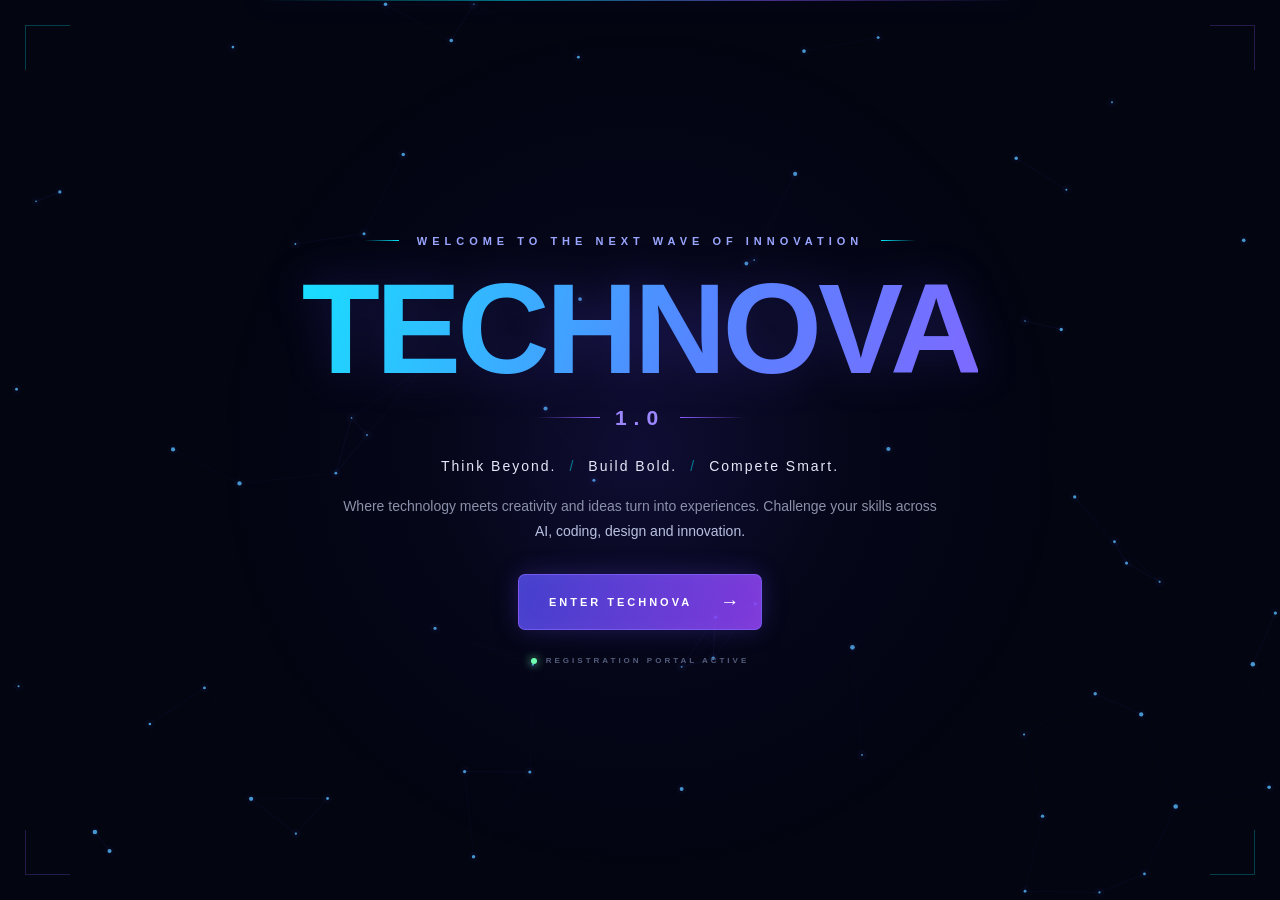
<file: index.html>
<!DOCTYPE html>
<html lang="en">
<head>
    <meta charset="UTF-8">

    <!-- Important for mobile -->
    <meta name="viewport"
          content="width=device-width, initial-scale=1.0, maximum-scale=1.0">

    <meta name="theme-color" content="#030511">

    <title>TECHNOVA 1.0</title>

    <link rel="stylesheet" href="css/style.css">
</head>

<body>

    <!-- Animated Neural Network -->
    <canvas id="networkCanvas"></canvas>

    <!-- Background effects -->
    <div class="background-glow"></div>
    <div class="noise"></div>

    <!-- Top decoration -->
    <div class="top-line"></div>

    <main class="hero">

        <section class="hero-content">

            <!-- Welcome -->
            <div class="welcome-wrapper">

                <span class="welcome-line"></span>

                <p class="welcome">
                    WELCOME TO THE NEXT WAVE OF INNOVATION
                </p>

                <span class="welcome-line"></span>

            </div>


            <!-- Main Title -->
            <div class="title-container">

                <h1 class="title" data-text="TECHNOVA">
                    TECHNOVA
                </h1>

                <div class="version">

                    <span></span>

                    <strong>1.0</strong>

                    <span></span>

                </div>

            </div>


            <!-- Tagline -->
            <h2 class="tagline">

                <span>Think Beyond.</span>
                <span>Build Bold.</span>
                <span>Compete Smart.</span>

            </h2>


            <!-- Description -->
            <p class="description">
                Where technology meets creativity and ideas turn into experiences.
                Challenge your skills across
                <strong>AI, coding, design and innovation.</strong>
            </p>


            <!-- Button -->
            <button id="enterBtn" class="enter-btn">

                <span class="button-text">
                    ENTER TECHNOVA
                </span>

                <span class="button-arrow">
                    →
                </span>

            </button>


            <!-- Bottom indicator -->
            <div class="system-status">

                <span class="status-dot"></span>

                <span>
                    REGISTRATION PORTAL ACTIVE
                </span>

            </div>

        </section>

    </main>


    <!-- Corner decorations -->

    <div class="corner top-left"></div>
    <div class="corner top-right"></div>

    <div class="corner bottom-left"></div>
    <div class="corner bottom-right"></div>


    <script src="js/script.js"></script>

</body>
</html>
</file>
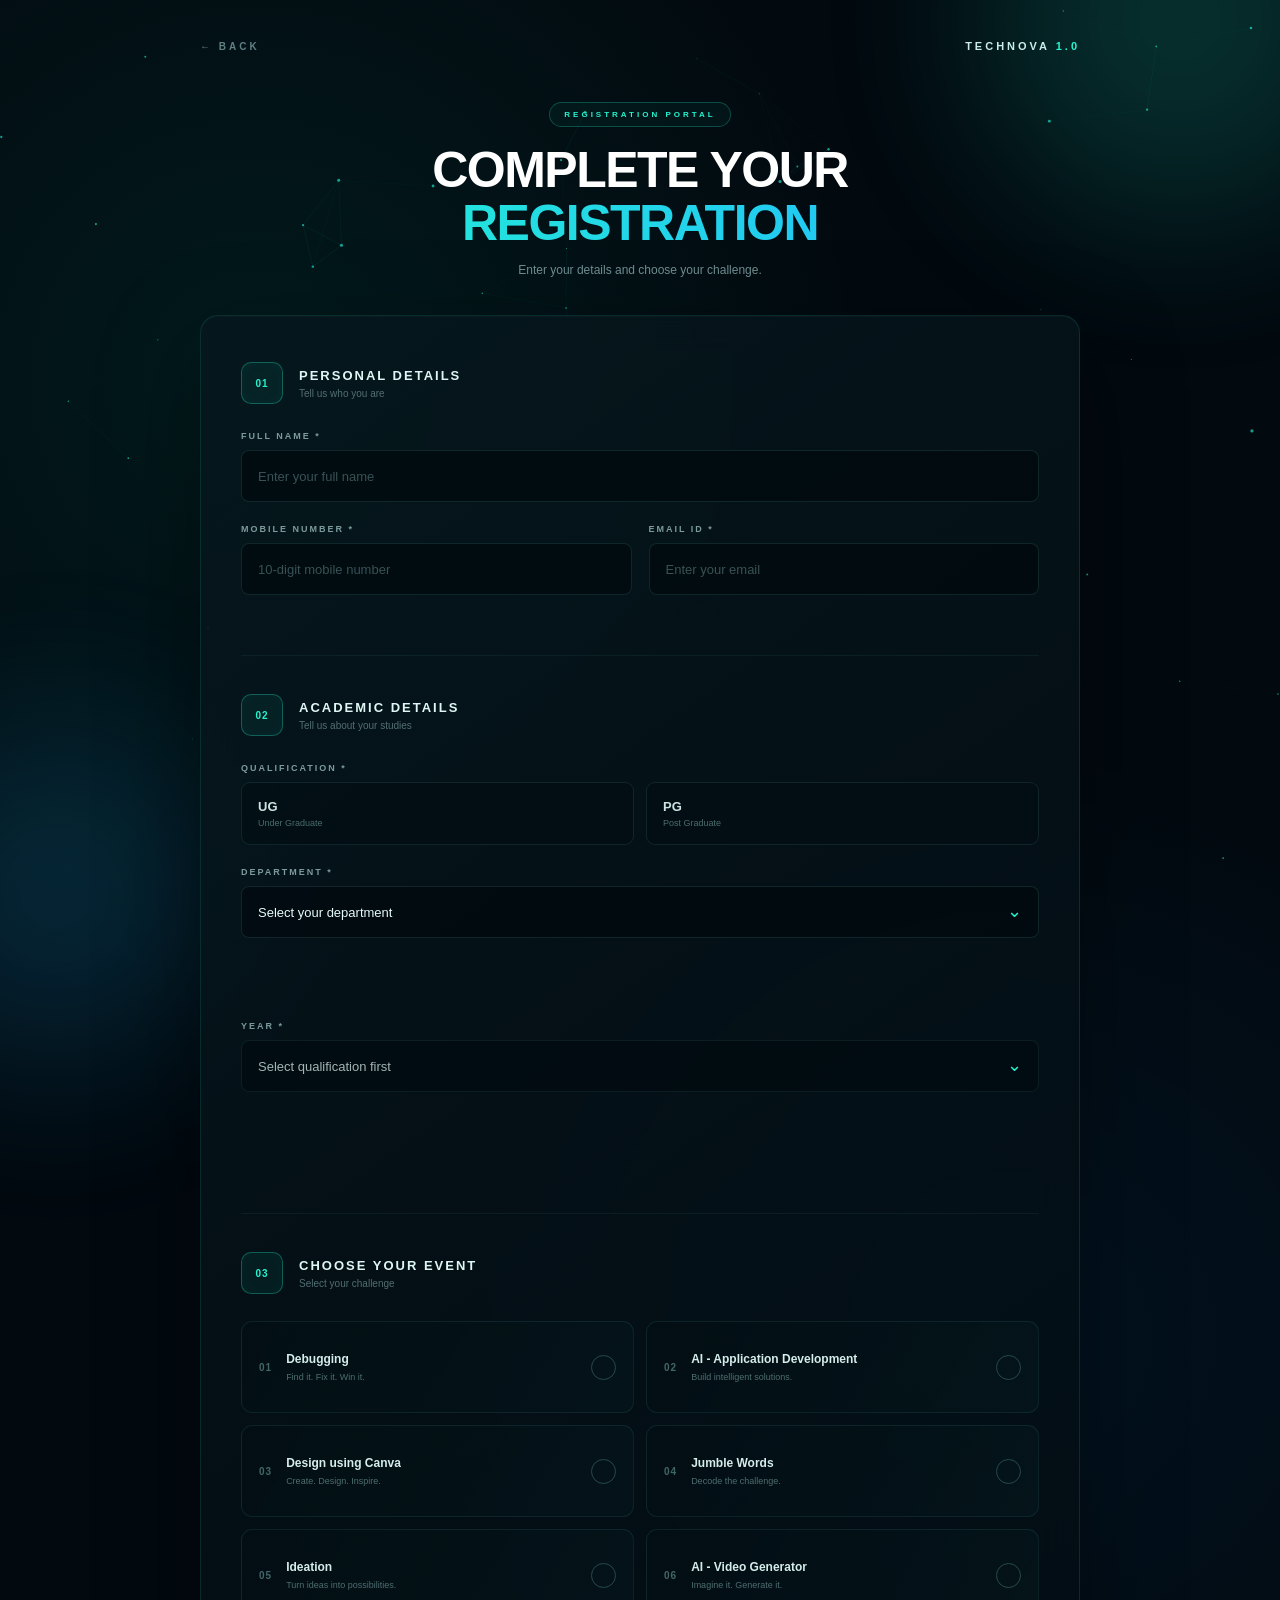
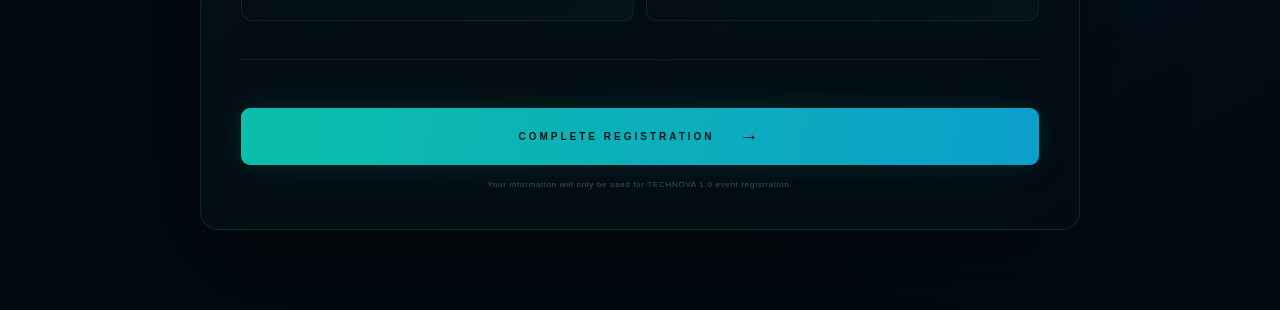
<file: register.html>
<!DOCTYPE html>
<html lang="en">
<head>
    <meta charset="UTF-8">

    <meta name="viewport"
          content="width=device-width, initial-scale=1.0">

    <meta name="theme-color" content="#020b12">

    <title>Register | TECHNOVA 1.0</title>

    <link rel="stylesheet" href="css/style.css">
</head>

<body class="register-page">

    <!-- SAME ANIMATED BACKGROUND -->
    <canvas id="networkCanvas"></canvas>

    <div class="register-glow glow-one"></div>
    <div class="register-glow glow-two"></div>


    <main class="registration-container">

        <!-- TOP BAR -->

        <div class="register-topbar">

            <a href="index.html" class="back-button">
                ← BACK
            </a>

            <div class="mini-brand">
                TECHNOVA <span>1.0</span>
            </div>

        </div>


        <!-- HEADER -->

        <header class="new-register-header">

            <div class="register-badge">
                REGISTRATION PORTAL
            </div>

            <h1>
                COMPLETE YOUR
                <span>REGISTRATION</span>
            </h1>

            <p>
                Enter your details and choose your challenge.
            </p>

        </header>


        <!-- FORM -->

        <form id="registrationForm"
              class="technova-form">


            <!-- =========================
                 01 PERSONAL DETAILS
            ========================== -->

            <section class="form-section">

                <div class="section-heading">

                    <span class="section-number">
                        01
                    </span>

                    <div>
                        <h2>PERSONAL DETAILS</h2>
                        <p>Tell us who you are</p>
                    </div>

                </div>


                <div class="field">

                    <label for="name">
                        FULL NAME *
                    </label>

                    <input
                        type="text"
                        id="name"
                        name="name"
                        placeholder="Enter your full name"
                        autocomplete="name"
                        required
                    >

                </div>


                <div class="two-column">

                    <div class="field">

                        <label for="mobile">
                            MOBILE NUMBER *
                        </label>

                        <input
                            type="tel"
                            id="mobile"
                            name="mobile"
                            placeholder="10-digit mobile number"
                            maxlength="10"
                            inputmode="numeric"
                            required
                        >

                    </div>


                    <div class="field">

                        <label for="email">
                            EMAIL ID *
                        </label>

                        <input
                            type="email"
                            id="email"
                            name="email"
                            placeholder="Enter your email"
                            autocomplete="email"
                            required
                        >

                    </div>

                </div>

            </section>



            <!-- =========================
                 02 ACADEMIC DETAILS
            ========================== -->

            <section class="form-section">

                <div class="section-heading">

                    <span class="section-number">
                        02
                    </span>

                    <div>
                        <h2>ACADEMIC DETAILS</h2>
                        <p>Tell us about your studies</p>
                    </div>

                </div>


                <!-- QUALIFICATION -->

                <div class="field">

                    <label>
                        QUALIFICATION *
                    </label>


                    <div class="choice-row">

                        <label class="choice-box">

                            <input
                                type="radio"
                                name="qualification"
                                value="UG"
                                required
                            >

                            <span>
                                <strong>UG</strong>
                                <small>Under Graduate</small>
                            </span>

                        </label>


                        <label class="choice-box">

                            <input
                                type="radio"
                                name="qualification"
                                value="PG"
                                required
                            >

                            <span>
                                <strong>PG</strong>
                                <small>Post Graduate</small>
                            </span>

                        </label>

                    </div>

                </div>



                <!-- DEPARTMENT -->

                <div class="field">

                    <label for="department">
                        DEPARTMENT *
                    </label>

                    <div class="select-wrapper">

                        <select
                            id="department"
                            name="department"
                            required
                        >

                            <option value="">
                                Select your department
                            </option>

                            <option value="Computer Applications">
                                Computer Applications
                            </option>

                            <option value="Computer Science">
                                Computer Science
                            </option>

                            <option value="Information Technology">
                                Information Technology
                            </option>

                            <option value="Artificial Intelligence">
                                Artificial Intelligence
                            </option>

                            <option value="Data Science">
                                Data Science
                            </option>

                            <option value="Other">
                                Other
                            </option>

                        </select>

                    </div>

                </div>


                <!-- CUSTOM DEPARTMENT -->

                <div
                    class="field custom-field"
                    id="customDepartmentBox"
                >

                    <label for="customDepartment">
                        SPECIFY YOUR DEPARTMENT *
                    </label>

                    <input
                        type="text"
                        id="customDepartment"
                        placeholder="Enter your department"
                    >

                </div>



                <!-- YEAR -->

                <div class="field">

                    <label for="year">
                        YEAR *
                    </label>

                    <div class="select-wrapper">

                        <select
                            id="year"
                            name="year"
                            required
                            disabled
                        >

                            <option value="">
                                Select qualification first
                            </option>

                        </select>

                    </div>

                </div>


                <!-- CUSTOM YEAR -->

                <div
                    class="field custom-field"
                    id="customYearBox"
                >

                    <label for="customYear">
                        SPECIFY YOUR YEAR *
                    </label>

                    <input
                        type="text"
                        id="customYear"
                        placeholder="senior"
                    >

                </div>

            </section>



            <!-- =========================
                 03 EVENT
            ========================== -->

            <section class="form-section">

                <div class="section-heading">

                    <span class="section-number">
                        03
                    </span>

                    <div>
                        <h2>CHOOSE YOUR EVENT</h2>
                        <p>Select your challenge</p>
                    </div>

                </div>


                <div class="new-event-grid">


                    <!-- 01 -->

                    <label class="new-event-card">

                        <input
                            type="radio"
                            name="event"
                            value="Debugging"
                            required
                        >

                        <div class="event-index">
                            01
                        </div>

                        <div class="event-content">

                            <h3>Debugging</h3>

                            <p>
                                Find it. Fix it. Win it.
                            </p>

                        </div>

                        <div class="event-select">
                            ✓
                        </div>

                    </label>



                    <!-- 02 -->

                    <label class="new-event-card">

                        <input
                            type="radio"
                            name="event"
                            value="AI-Application Development"
                        >

                        <div class="event-index">
                            02
                        </div>

                        <div class="event-content">

                            <h3>
                                AI - Application Development
                            </h3>

                            <p>
                                Build intelligent solutions.
                            </p>

                        </div>

                        <div class="event-select">
                            ✓
                        </div>

                    </label>



                    <!-- 03 -->

                    <label class="new-event-card">

                        <input
                            type="radio"
                            name="event"
                            value="Design using Canva"
                        >

                        <div class="event-index">
                            03
                        </div>

                        <div class="event-content">

                            <h3>
                                Design using Canva
                            </h3>

                            <p>
                                Create. Design. Inspire.
                            </p>

                        </div>

                        <div class="event-select">
                            ✓
                        </div>

                    </label>



                    <!-- 04 -->

                    <label class="new-event-card">

                        <input
                            type="radio"
                            name="event"
                            value="Jumble Words"
                        >

                        <div class="event-index">
                            04
                        </div>

                        <div class="event-content">

                            <h3>
                                Jumble Words
                            </h3>

                            <p>
                                Decode the challenge.
                            </p>

                        </div>

                        <div class="event-select">
                            ✓
                        </div>

                    </label>



                    <!-- 05 -->

                    <label class="new-event-card">

                        <input
                            type="radio"
                            name="event"
                            value="Ideation"
                        >

                        <div class="event-index">
                            05
                        </div>

                        <div class="event-content">

                            <h3>Ideation</h3>

                            <p>
                                Turn ideas into possibilities.
                            </p>

                        </div>

                        <div class="event-select">
                            ✓
                        </div>

                    </label>



                    <!-- 06 -->

                    <label class="new-event-card">

                        <input
                            type="radio"
                            name="event"
                            value="AI-Video Generator"
                        >

                        <div class="event-index">
                            06
                        </div>

                        <div class="event-content">

                            <h3>
                                AI - Video Generator
                            </h3>

                            <p>
                                Imagine it. Generate it.
                            </p>

                        </div>

                        <div class="event-select">
                            ✓
                        </div>

                    </label>

                </div>

            </section>



            <!-- ERROR -->

            <div
                id="formMessage"
                class="new-form-message"
            ></div>



            <!-- SUBMIT -->

            <button
                type="submit"
                id="registerSubmit"
                class="final-register-btn"
            >

                <span>
                    COMPLETE REGISTRATION
                </span>

                <span class="submit-arrow">
                    →
                </span>

            </button>


            <p class="privacy-note">
                Your information will only be used
                for TECHNOVA 1.0 event registration.
            </p>

        </form>

    </main>


    <script src="js/register.js"></script>

</body>
</html>
</file>
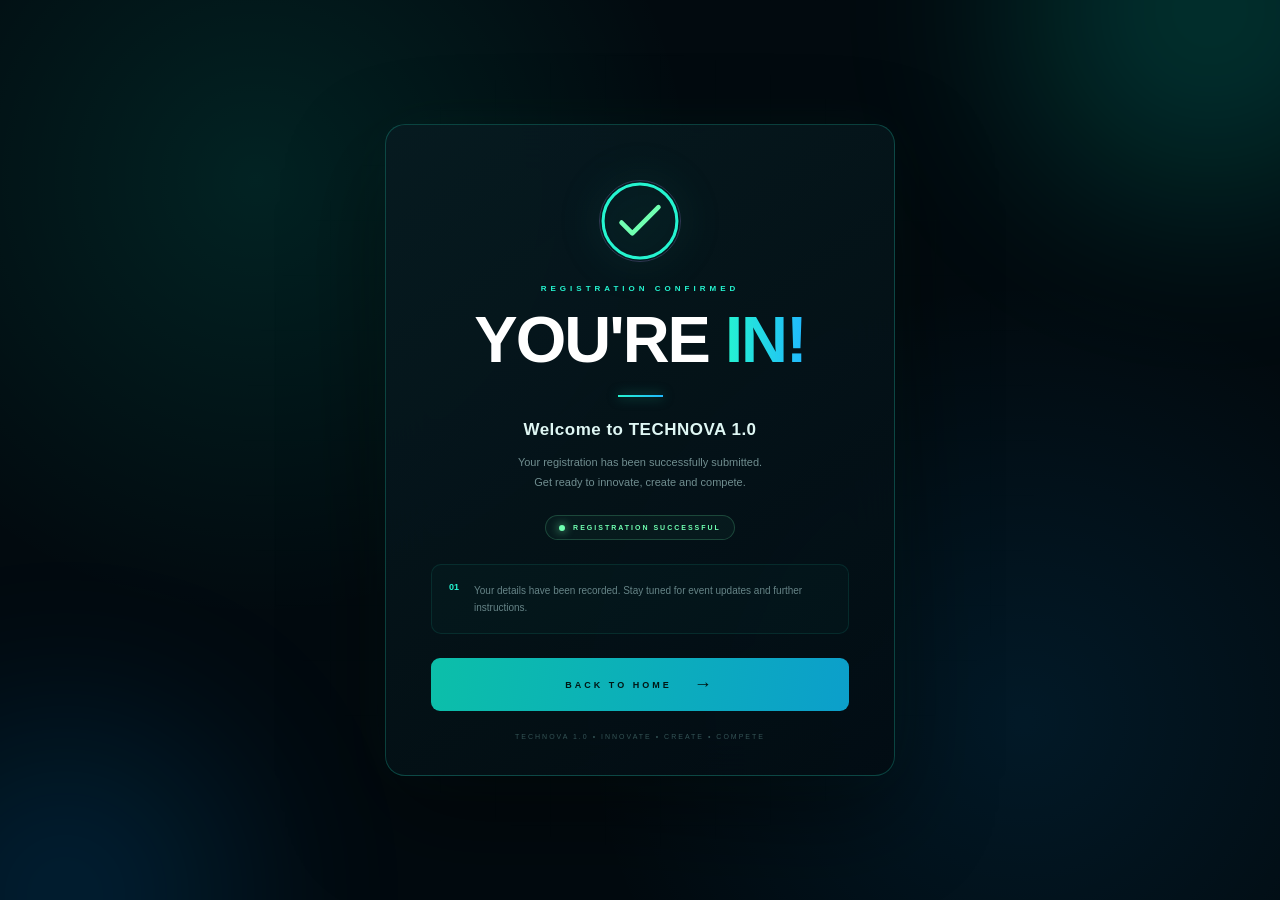
<file: success.html>
<!DOCTYPE html>
<html lang="en">

<head>

    <meta charset="UTF-8">

    <meta
        name="viewport"
        content="width=device-width, initial-scale=1.0"
    >

    <meta
        name="theme-color"
        content="#020b12"
    >

    <title>Registration Successful | TECHNOVA 1.0</title>

    <link
        rel="stylesheet"
        href="css/style.css"
    >

</head>


<body class="success-page">

    <!-- Animated background -->

    <div class="success-grid"></div>

    <div class="success-orb orb-one"></div>
    <div class="success-orb orb-two"></div>


    <!-- Success Card -->

    <main class="success-wrapper">

        <div class="success-card">


            <!-- Animated Tick -->

            <div class="success-icon">

                <svg
                    viewBox="0 0 52 52"
                    class="checkmark"
                >

                    <circle
                        class="checkmark-circle"
                        cx="26"
                        cy="26"
                        r="24"
                        fill="none"
                    />

                    <path
                        class="checkmark-check"
                        fill="none"
                        d="M14 27l7 7 17-17"
                    />

                </svg>

            </div>


            <!-- Small Label -->

            <div class="success-label">
                REGISTRATION CONFIRMED
            </div>


            <!-- Heading -->

            <h1>
                YOU'RE
                <span>IN!</span>
            </h1>


            <div class="success-line"></div>


            <h2>
                Welcome to TECHNOVA 1.0
            </h2>


            <p class="success-description">

                Your registration has been successfully
                submitted.

                <br>

                Get ready to innovate, create and compete.

            </p>


            <!-- Status -->

            <div class="success-status">

                <span class="status-dot"></span>

                <span>
                    REGISTRATION SUCCESSFUL
                </span>

            </div>


            <!-- Message -->

            <div class="success-message">

                <span>01</span>

                <p>
                    Your details have been recorded.
                    Stay tuned for event updates and
                    further instructions.
                </p>

            </div>


            <!-- Home Button -->

            <a
                href="index.html"
                class="success-home-btn"
            >

                <span>
                    BACK TO HOME
                </span>

                <span class="success-arrow">
                    →
                </span>

            </a>


            <p class="success-footer">
                TECHNOVA 1.0 • INNOVATE • CREATE • COMPETE
            </p>

        </div>

    </main>

</body>

</html>
</file>
<file: css/style.css>
* {
    margin: 0;
    padding: 0;
    box-sizing: border-box;
}

:root {

    --bg: #030511;

    --cyan: #00eaff;

    --blue: #4f7cff;

    --purple: #8b5cff;

    --pink: #d946ef;

    --white: #ffffff;

    --muted: #8b91aa;
}


/* =========================
   BODY
========================= */

html,
body {

    width: 100%;
    min-height: 100%;

    background: var(--bg);
}


body {

    font-family:
        Inter,
        "Segoe UI",
        Arial,
        sans-serif;

    color: white;

    overflow: hidden;

    transition:
        opacity .6s ease,
        transform .6s ease;
}


/* =========================
   CANVAS
========================= */

#networkCanvas {

    position: fixed;

    inset: 0;

    width: 100%;
    height: 100%;

    z-index: 1;
}


/* =========================
   CENTRAL ENERGY GLOW
========================= */

.background-glow {

    position: fixed;

    z-index: 2;

    pointer-events: none;

    width: min(850px, 100vw);

    height: min(850px, 100vw);

    left: 50%;
    top: 50%;

    transform:
        translate(-50%, -50%);

    border-radius: 50%;

    background:

        radial-gradient(
            circle,
            rgba(91, 63, 255, .15) 0%,
            rgba(41, 28, 120, .08) 35%,
            transparent 70%
        );

    animation:
        breathe 5s ease-in-out infinite;
}


@keyframes breathe {

    0%,
    100% {

        transform:
            translate(-50%, -50%)
            scale(.9);

        opacity: .6;
    }

    50% {

        transform:
            translate(-50%, -50%)
            scale(1.15);

        opacity: 1;
    }
}


/* =========================
   SUBTLE SCREEN TEXTURE
========================= */

.noise {

    position: fixed;

    inset: 0;

    z-index: 3;

    pointer-events: none;

    opacity: .12;

    background-image:

        repeating-linear-gradient(

            0deg,

            transparent,

            transparent 3px,

            rgba(255,255,255,.012) 4px

        );
}


/* =========================
   TOP LIGHT
========================= */

.top-line {

    position: fixed;

    top: 0;
    left: 50%;

    transform:
        translateX(-50%);

    width: 60%;

    height: 1px;

    z-index: 4;

    background:

        linear-gradient(

            90deg,

            transparent,

            var(--cyan),

            var(--purple),

            transparent

        );

    opacity: .5;

    box-shadow:
        0 0 25px var(--purple);
}


/* =========================
   HERO
========================= */

.hero {

    position: relative;

    z-index: 10;

    min-height: 100vh;
    min-height: 100svh;

    display: flex;

    justify-content: center;
    align-items: center;

    padding:
        35px 25px;
}


.hero-content {

    width: 100%;

    max-width: 900px;

    text-align: center;

    animation:
        heroEntrance 1.3s cubic-bezier(.2,.8,.2,1);
}


@keyframes heroEntrance {

    from {

        opacity: 0;

        transform:
            translateY(35px)
            scale(.97);

        filter:
            blur(10px);
    }

    to {

        opacity: 1;

        transform:
            translateY(0)
            scale(1);

        filter:
            blur(0);
    }
}


/* =========================
   WELCOME
========================= */

.welcome-wrapper {

    display: flex;

    justify-content: center;
    align-items: center;

    gap: 18px;

    margin-bottom: 24px;
}


.welcome {

    color: #9aa5ff;

    font-size: 11px;

    font-weight: 600;

    letter-spacing: 5px;
}


.welcome-line {

    width: 35px;

    height: 1px;

    background:

        linear-gradient(

            90deg,

            transparent,

            var(--cyan)

        );
}


.welcome-line:last-child {

    background:

        linear-gradient(

            90deg,

            var(--cyan),

            transparent

        );
}


/* =========================
   TECHNOVA
========================= */

.title-container {

    position: relative;
}


.title {

    position: relative;

    display: inline-block;

    font-size:
        clamp(72px, 10vw, 145px);

    line-height: .9;

    font-weight: 900;

    letter-spacing: -4px;

    background:

        linear-gradient(

            110deg,

            #18dfff 0%,

            #5585ff 30%,

            #915cff 62%,

            #e34cff 100%

        );

    background-size:
        200% auto;

    -webkit-background-clip: text;

    -webkit-text-fill-color: transparent;

    animation:
        gradientMove 5s linear infinite;

    filter:

        drop-shadow(
            0 0 22px rgba(96, 79, 255, .22)
        );
}


@keyframes gradientMove {

    to {

        background-position:
            200% center;
    }
}


/* =========================
   GLITCH
========================= */

.title::after {

    content:
        attr(data-text);

    position: absolute;

    inset: 0;

    color: var(--cyan);

    -webkit-text-fill-color:
        var(--cyan);

    opacity: 0;

    pointer-events: none;

    animation:
        glitch 8s infinite;
}


@keyframes glitch {

    0%,
    94%,
    100% {

        opacity: 0;

        transform:
            translate(0);
    }

    95% {

        opacity: .35;

        transform:
            translate(-4px, 1px);

        clip-path:
            inset(15% 0 65% 0);
    }

    96% {

        transform:
            translate(5px, -1px);

        clip-path:
            inset(55% 0 20% 0);
    }

    97% {

        opacity: 0;
    }
}


/* =========================
   VERSION
========================= */

.version {

    margin-top: 20px;

    display: flex;

    align-items: center;
    justify-content: center;

    gap: 15px;
}


.version span {

    width: 65px;

    height: 1px;

    background:

        linear-gradient(

            90deg,

            transparent,

            var(--purple)

        );
}


.version span:last-child {

    background:

        linear-gradient(

            90deg,

            var(--purple),

            transparent

        );
}


.version strong {

    font-size: 21px;

    color: #9d87ff;

    letter-spacing: 7px;
}


/* =========================
   TAGLINE
========================= */

.tagline {

    margin-top: 28px;

    display: flex;

    justify-content: center;

    gap: 13px;

    flex-wrap: wrap;

    font-size: 14px;

    letter-spacing: 2px;

    font-weight: 500;

    color: #e6e8f7;
}


.tagline span:not(:last-child)::after {

    content: "/";

    color: var(--cyan);

    margin-left: 13px;

    opacity: .5;
}


/* =========================
   DESCRIPTION
========================= */

.description {

    max-width: 610px;

    margin:
        20px auto 30px;

    color: var(--muted);

    line-height: 1.8;

    font-size: 14px;
}


.description strong {

    color: #b9c1e3;

    font-weight: 500;
}


/* =========================
   BUTTON
========================= */

.enter-btn {

    position: relative;

    display: inline-flex;

    align-items: center;

    gap: 28px;

    padding:
        16px 22px 16px 30px;

    border-radius: 7px;

    border:

        1px solid
        rgba(130, 100, 255, .7);

    background:

        linear-gradient(

            110deg,

            rgba(77, 72, 230, .88),

            rgba(145, 65, 245, .88)

        );

    color: white;

    cursor: pointer;

    overflow: hidden;

    box-shadow:

        0 0 25px
        rgba(111, 77, 255, .25),

        inset 0 0 20px
        rgba(255,255,255,.04);

    transition:
        .35s ease;
}


.button-text {

    font-size: 11px;

    font-weight: 700;

    letter-spacing: 3px;
}


.button-arrow {

    font-size: 19px;

    transition:
        transform .3s ease;
}


/* Light sweep */

.enter-btn::before {

    content: "";

    position: absolute;

    top: -100%;

    left: -80px;

    width: 35px;

    height: 300%;

    background:

        rgba(255,255,255,.35);

    transform:
        rotate(25deg);

    transition:
        left .65s ease;
}


.enter-btn:hover {

    transform:
        translateY(-4px);

    border-color:
        var(--cyan);

    box-shadow:

        0 0 45px
        rgba(96, 73, 255, .55);
}


.enter-btn:hover::before {

    left:
        calc(100% + 80px);
}


.enter-btn:hover .button-arrow {

    transform:
        translateX(5px);
}


/* =========================
   STATUS
========================= */

.system-status {

    margin-top: 26px;

    display: flex;

    align-items: center;
    justify-content: center;

    gap: 9px;

    color: #555d7e;

    font-size: 8px;

    font-weight: 600;

    letter-spacing: 3px;
}


.status-dot {

    width: 5px;
    height: 5px;

    border-radius: 50%;

    background:
        var(--cyan);

    box-shadow:
        0 0 8px var(--cyan);

    animation:
        blink 1.5s infinite;
}


@keyframes blink {

    50% {

        opacity: .25;
    }
}


/* =========================
   CORNERS
========================= */

.corner {

    position: fixed;

    z-index: 8;

    width: 45px;
    height: 45px;

    opacity: .25;

    pointer-events: none;
}


.top-left {

    top: 25px;
    left: 25px;

    border-top:
        1px solid var(--cyan);

    border-left:
        1px solid var(--cyan);
}


.top-right {

    top: 25px;
    right: 25px;

    border-top:
        1px solid var(--purple);

    border-right:
        1px solid var(--purple);
}


.bottom-left {

    bottom: 25px;
    left: 25px;

    border-bottom:
        1px solid var(--purple);

    border-left:
        1px solid var(--purple);
}


.bottom-right {

    bottom: 25px;
    right: 25px;

    border-bottom:
        1px solid var(--cyan);

    border-right:
        1px solid var(--cyan);
}


/* =========================
   TABLET
========================= */

@media(max-width: 900px) {

    .title {

        letter-spacing: -2px;
    }
}


/* =========================
   MOBILE
========================= */

@media(max-width: 600px) {

    .hero {

        padding:
            25px 18px;
    }


    .welcome-wrapper {

        gap: 8px;

        margin-bottom: 22px;
    }


    .welcome {

        font-size: 8px;

        letter-spacing: 2.5px;

        line-height: 1.6;
    }


    .welcome-line {

        width: 15px;
    }


    .title {

        font-size:
            clamp(52px, 17vw, 78px);

        letter-spacing: -2px;
    }


    .version {

        margin-top: 15px;
    }


    .version strong {

        font-size: 17px;

        letter-spacing: 5px;
    }


    .version span {

        width: 40px;
    }


    .tagline {

        margin-top: 24px;

        gap: 7px;

        font-size: 10px;

        letter-spacing: .8px;
    }


    .tagline span:not(:last-child)::after {

        margin-left: 7px;
    }


    .description {

        max-width: 360px;

        margin:
            17px auto 25px;

        padding:
            0 4px;

        font-size: 12px;

        line-height: 1.7;
    }


    .enter-btn {

        padding:
            15px 20px 15px 25px;

        gap: 20px;
    }


    .button-text {

        font-size: 10px;

        letter-spacing: 2px;
    }


    .system-status {

        margin-top: 22px;

        font-size: 7px;

        letter-spacing: 2px;
    }


    .corner {

        width: 25px;
        height: 25px;
    }


    .top-left {

        top: 15px;
        left: 15px;
    }


    .top-right {

        top: 15px;
        right: 15px;
    }


    .bottom-left {

        bottom: 15px;
        left: 15px;
    }


    .bottom-right {

        bottom: 15px;
        right: 15px;
    }

}


/* Very small phones */

@media(max-width: 380px) {

    .title {

        font-size: 50px;
    }


    .welcome {

        font-size: 7px;
    }


    .description {

        font-size: 11px;
    }

}
/* ======================================
   REGISTRATION PAGE
====================================== */

.register-page {

    overflow-x: hidden;
    overflow-y: auto;

    min-height: 100vh;

    background: #030511;
}


.registration-container {

    position: relative;

    z-index: 10;

    width: 100%;

    max-width: 900px;

    margin: auto;

    padding:
        55px 25px 80px;
}


/* BACK */

.back-button {

    display: inline-block;

    margin-bottom: 35px;

    color: #747c9f;

    text-decoration: none;

    font-size: 10px;

    font-weight: 600;

    letter-spacing: 3px;

    transition: .3s;
}


.back-button:hover {

    color: #00eaff;

    transform:
        translateX(-3px);
}


/* HEADER */

.registration-header {

    text-align: center;

    margin-bottom: 35px;

    animation:
        formEntrance .8s ease;
}


.registration-small-title {

    color: #8f79ff;

    font-size: 10px;

    font-weight: 700;

    letter-spacing: 5px;

    margin-bottom: 10px;
}


.registration-title {

    font-size:
        clamp(30px, 5vw, 48px);

    letter-spacing: -1px;

    background:

        linear-gradient(
            90deg,
            #ffffff,
            #91a4ff,
            #c078ff
        );

    -webkit-background-clip: text;

    -webkit-text-fill-color:
        transparent;
}


.registration-description {

    color: #747b98;

    font-size: 13px;

    margin-top: 12px;
}


/* FORM CARD */

.registration-card {

    position: relative;

    padding: 40px;

    border:

        1px solid
        rgba(124,92,255,.18);

    border-radius: 16px;

    background:

        linear-gradient(
            145deg,
            rgba(12,15,35,.92),
            rgba(7,9,25,.88)
        );

    backdrop-filter:
        blur(18px);

    box-shadow:

        0 30px 80px
        rgba(0,0,0,.35),

        inset 0 1px
        rgba(255,255,255,.03);

    animation:
        formEntrance 1s ease;
}


@keyframes formEntrance {

    from {

        opacity: 0;

        transform:
            translateY(25px);
    }

    to {

        opacity: 1;

        transform:
            translateY(0);
    }
}


/* FORM */

.form-group {

    margin-bottom: 28px;
}


.form-group > label,
.event-heading > label {

    display: block;

    color: #aab0cb;

    font-size: 10px;

    font-weight: 700;

    letter-spacing: 2px;

    margin-bottom: 10px;
}


.form-group label span,
.event-heading label span {

    color: #00eaff;
}


.form-row {

    display: grid;

    grid-template-columns:
        1fr 1fr;

    gap: 20px;
}


.form-row .form-group {

    margin-bottom: 28px;
}


/* INPUTS */

.form-group input[type="text"],
.form-group input[type="tel"],
.form-group input[type="email"] {

    width: 100%;

    height: 52px;

    padding: 0 17px;

    border-radius: 8px;

    border:

        1px solid
        rgba(124,92,255,.18);

    outline: none;

    background:
        rgba(4,7,20,.75);

    color: white;

    font-size: 14px;

    transition: .3s;
}


.form-group input::placeholder {

    color: #454b66;
}


.form-group input:focus {

    border-color:
        rgba(0,234,255,.65);

    box-shadow:

        0 0 0 3px
        rgba(0,234,255,.04),

        0 0 20px
        rgba(0,234,255,.04);
}


/* UG / PG */

.selection-grid {

    display: grid;

    grid-template-columns:
        repeat(2,1fr);

    gap: 12px;
}


.select-card {

    position: relative;

    cursor: pointer;
}


.select-card input {

    position: absolute;

    opacity: 0;
}


.selection-content {

    display: flex;

    flex-direction: column;

    padding: 17px;

    border-radius: 8px;

    border:

        1px solid
        rgba(124,92,255,.15);

    background:
        rgba(6,9,25,.7);

    transition: .3s;
}


.selection-content strong {

    color: #d9dcf0;

    font-size: 13px;

    margin-bottom: 4px;
}


.selection-content small {

    color: #555d7b;

    font-size: 10px;
}


.select-card input:checked
+ .selection-content {

    border-color:
        #7c5cff;

    background:
        rgba(124,92,255,.12);

    box-shadow:

        0 0 25px
        rgba(124,92,255,.08);
}


.select-card input:checked
+ .selection-content strong {

    color: #a993ff;
}


/* EVENT HEADER */

.event-heading {

    display: flex;

    justify-content:
        space-between;

    align-items: center;

    margin-bottom: 12px;
}


.event-heading > label {

    margin-bottom: 0;
}


.event-heading small {

    color: #4e5674;

    font-size: 9px;

    letter-spacing: 1px;
}


/* EVENTS */

.event-grid {

    display: grid;

    grid-template-columns:
        1fr 1fr;

    gap: 12px;
}


.event-card {

    position: relative;

    min-height: 85px;

    display: flex;

    align-items: center;

    gap: 14px;

    padding: 17px;

    border-radius: 10px;

    border:

        1px solid
        rgba(124,92,255,.14);

    background:
        rgba(5,8,23,.72);

    cursor: pointer;

    overflow: hidden;

    transition: .3s;
}


.event-card:hover {

    transform:
        translateY(-2px);

    border-color:
        rgba(124,92,255,.45);

    background:
        rgba(124,92,255,.05);
}


.event-card input {

    position: absolute;

    opacity: 0;
}


.event-number {

    flex-shrink: 0;

    color: #555f88;

    font-size: 10px;

    font-weight: 700;

    letter-spacing: 1px;
}


.event-info {

    display: flex;

    flex-direction: column;

    flex: 1;
}


.event-info strong {

    color: #d8dcef;

    font-size: 12px;

    margin-bottom: 5px;
}


.event-info small {

    color: #565e7b;

    font-size: 9px;

    line-height: 1.4;
}


.checkmark {

    width: 23px;

    height: 23px;

    flex-shrink: 0;

    display: flex;

    justify-content: center;
    align-items: center;

    border-radius: 50%;

    border:
        1px solid #303752;

    color: transparent;

    font-size: 11px;

    transition: .3s;
}


.event-card:has(input:checked) {

    border-color:
        rgba(0,234,255,.55);

    background:

        linear-gradient(
            120deg,
            rgba(0,234,255,.06),
            rgba(124,92,255,.08)
        );

    box-shadow:

        0 0 25px
        rgba(0,234,255,.04);
}


.event-card:has(input:checked)
.checkmark {

    color: #06121a;

    background: #00eaff;

    border-color: #00eaff;

    box-shadow:
        0 0 12px
        rgba(0,234,255,.4);
}


.event-card:has(input:checked)
.event-info strong {

    color: #ffffff;
}


/* ERROR */

.form-message {

    min-height: 20px;

    color: #ff7185;

    font-size: 11px;

    text-align: center;

    margin-bottom: 10px;
}


/* SUBMIT */

.register-submit {

    width: 100%;

    height: 55px;

    display: flex;

    align-items: center;

    justify-content: center;

    gap: 25px;

    border: none;

    border-radius: 8px;

    color: white;

    background:

        linear-gradient(
            100deg,
            #4c55e8,
            #8d45ed
        );

    font-size: 10px;

    font-weight: 700;

    letter-spacing: 3px;

    cursor: pointer;

    box-shadow:

        0 0 30px
        rgba(106,72,255,.2);

    transition: .3s;
}


.register-submit:hover {

    transform:
        translateY(-2px);

    box-shadow:

        0 0 40px
        rgba(106,72,255,.4);
}


.register-submit:disabled {

    opacity: .6;

    cursor: not-allowed;
}


.required-message {

    margin-top: 15px;

    text-align: center;

    color: #414862;

    font-size: 8px;

    letter-spacing: 2px;
}


/* =========================
   REGISTRATION MOBILE
========================= */

@media(max-width: 650px) {

    .registration-container {

        padding:
            30px 15px 60px;
    }


    .back-button {

        margin-bottom: 28px;
    }


    .registration-header {

        margin-bottom: 25px;
    }


    .registration-title {

        font-size: 29px;
    }


    .registration-description {

        font-size: 11px;
    }


    .registration-card {

        padding:
            25px 17px;

        border-radius: 12px;
    }


    .form-row {

        grid-template-columns:
            1fr;

        gap: 0;
    }


    .selection-grid {

        gap: 8px;
    }


    .selection-content {

        padding: 15px 12px;
    }


    .event-grid {

        grid-template-columns:
            1fr;

        gap: 9px;
    }


    .event-card {

        min-height: 75px;

        padding: 14px;
    }


    .event-info strong {

        font-size: 11px;
    }


    .event-info small {

        font-size: 9px;
    }


    .event-heading small {

        display: none;
    }


    .form-group {

        margin-bottom: 23px;
    }


    .form-group input[type="text"],
    .form-group input[type="tel"],
    .form-group input[type="email"] {

        height: 50px;

        font-size: 13px;
    }

}
/* ==================================================
   TECHNOVA NEW REGISTRATION DESIGN
================================================== */

.register-page {

    --reg-bg: #02090f;
    --reg-card: rgba(5, 18, 25, .78);
    --reg-card-2: rgba(8, 27, 34, .65);

    --reg-cyan: #25f4d0;
    --reg-blue: #20b8ff;
    --reg-green: #70ffb1;

    --reg-text: #eafdf9;
    --reg-muted: #718e91;

    background:

        radial-gradient(
            circle at 20% 20%,
            rgba(0, 230, 190, .08),
            transparent 35%
        ),

        radial-gradient(
            circle at 80% 70%,
            rgba(0, 140, 255, .07),
            transparent 35%
        ),

        var(--reg-bg);

    overflow-x: hidden;
    overflow-y: auto;
}


/* ===============================
   GLOWS
================================ */

.register-glow {

    position: fixed;

    border-radius: 50%;

    filter: blur(90px);

    pointer-events: none;

    z-index: 2;

    opacity: .16;
}


.glow-one {

    width: 400px;
    height: 400px;

    background: var(--reg-cyan);

    top: -180px;
    right: -100px;

    animation:
        registerGlow 8s ease-in-out infinite alternate;
}


.glow-two {

    width: 350px;
    height: 350px;

    background: var(--reg-blue);

    bottom: -170px;
    left: -120px;

    animation:
        registerGlow 10s ease-in-out infinite alternate-reverse;
}


@keyframes registerGlow {

    to {

        transform:
            translate(50px, 40px)
            scale(1.2);
    }
}


/* ===============================
   CONTAINER
================================ */

.registration-container {

    position: relative;

    z-index: 10;

    width: 100%;

    max-width: 930px;

    margin: auto;

    padding:
        40px 25px 80px;
}


/* ===============================
   TOP BAR
================================ */

.register-topbar {

    display: flex;

    align-items: center;

    justify-content: space-between;

    margin-bottom: 50px;
}


.register-topbar .back-button {

    margin: 0;

    color: #608084;
}


.register-topbar .back-button:hover {

    color: var(--reg-cyan);
}


.mini-brand {

    color: #c9eeea;

    font-size: 11px;

    font-weight: 800;

    letter-spacing: 3px;
}


.mini-brand span {

    color: var(--reg-cyan);
}


/* ===============================
   HEADER
================================ */

.new-register-header {

    text-align: center;

    margin-bottom: 38px;

    animation:
        newHeaderEnter .9s ease;
}


@keyframes newHeaderEnter {

    from {

        opacity: 0;

        transform:
            translateY(-20px);
    }

    to {

        opacity: 1;

        transform:
            translateY(0);
    }
}


.register-badge {

    display: inline-flex;

    align-items: center;

    padding:
        7px 14px;

    margin-bottom: 17px;

    border:

        1px solid
        rgba(37, 244, 208, .25);

    border-radius: 30px;

    background:
        rgba(37, 244, 208, .04);

    color:
        var(--reg-cyan);

    font-size: 8px;

    font-weight: 700;

    letter-spacing: 3px;
}


.new-register-header h1 {

    color: white;

    font-size:
        clamp(32px, 5vw, 50px);

    line-height: 1.05;

    letter-spacing: -1.5px;
}


.new-register-header h1 span {

    display: block;

    background:

        linear-gradient(
            90deg,
            var(--reg-cyan),
            var(--reg-blue)
        );

    -webkit-background-clip: text;

    -webkit-text-fill-color: transparent;
}


.new-register-header p {

    margin-top: 14px;

    color: var(--reg-muted);

    font-size: 12px;
}


/* ===============================
   MAIN GLASS FORM
================================ */

.technova-form {

    position: relative;

    padding: 8px 40px 40px;

    border:

        1px solid
        rgba(37, 244, 208, .12);

    border-radius: 18px;

    background:

        linear-gradient(
            145deg,
            rgba(6, 23, 29, .88),
            rgba(3, 12, 18, .78)
        );

    backdrop-filter:
        blur(20px);

    -webkit-backdrop-filter:
        blur(20px);

    box-shadow:

        0 35px 100px
        rgba(0,0,0,.35),

        inset 0 1px
        rgba(255,255,255,.025);

    overflow: hidden;
}


/* Moving top border */

.technova-form::before {

    content: "";

    position: absolute;

    top: 0;

    left: -40%;

    width: 40%;

    height: 1px;

    background:

        linear-gradient(
            90deg,
            transparent,
            var(--reg-cyan),
            white,
            transparent
        );

    animation:
        formBorderTravel 5s linear infinite;
}


@keyframes formBorderTravel {

    from {
        left: -40%;
    }

    to {
        left: 110%;
    }
}


/* ===============================
   SECTIONS
================================ */

.form-section {

    padding:
        38px 0;

    border-bottom:

        1px solid
        rgba(105, 198, 190, .08);

    opacity: 0;

    transform:
        translateY(25px);

    transition:
        opacity .7s ease,
        transform .7s ease;
}


.form-section.visible {

    opacity: 1;

    transform:
        translateY(0);
}


.section-heading {

    display: flex;

    align-items: center;

    gap: 16px;

    margin-bottom: 27px;
}


.section-number {

    width: 42px;
    height: 42px;

    flex-shrink: 0;

    display: flex;

    align-items: center;
    justify-content: center;

    border-radius: 10px;

    border:

        1px solid
        rgba(37, 244, 208, .3);

    background:
        rgba(37, 244, 208, .055);

    color:
        var(--reg-cyan);

    font-size: 10px;

    font-weight: 800;

    letter-spacing: 1px;

    box-shadow:

        inset 0 0 15px
        rgba(37,244,208,.03);
}


.section-heading h2 {

    color: #dff7f4;

    font-size: 13px;

    letter-spacing: 2px;
}


.section-heading p {

    color: #526f71;

    font-size: 10px;

    margin-top: 5px;
}


/* ===============================
   FIELDS
================================ */

.field {

    margin-bottom: 22px;
}


.field:last-child {

    margin-bottom: 0;
}


.field > label {

    display: block;

    margin-bottom: 9px;

    color: #7d9b9c;

    font-size: 9px;

    font-weight: 700;

    letter-spacing: 2px;
}


.two-column {

    display: grid;

    grid-template-columns:
        1fr 1fr;

    gap: 17px;
}


/* INPUT + SELECT */

.field input[type="text"],
.field input[type="tel"],
.field input[type="email"],
.field select {

    width: 100%;

    height: 52px;

    padding:
        0 16px;

    border-radius: 8px;

    border:

        1px solid
        rgba(83, 158, 157, .18);

    outline: none;

    background:
        rgba(1, 10, 15, .72);

    color:
        #e5fbf8;

    font-size: 13px;

    transition:
        border .3s ease,
        box-shadow .3s ease,
        transform .3s ease;
}


.field input::placeholder {

    color: #385256;
}


.field input:focus,
.field select:focus {

    border-color:
        rgba(37, 244, 208, .7);

    box-shadow:

        0 0 0 3px
        rgba(37,244,208,.035),

        0 0 25px
        rgba(37,244,208,.045);

    transform:
        translateY(-1px);
}


.field select {

    cursor: pointer;

    appearance: none;

    -webkit-appearance: none;

    padding-right: 45px;
}


.field select option {

    background: #06151b;

    color: white;
}


.select-wrapper {

    position: relative;
}


.select-wrapper::after {

    content: "⌄";

    position: absolute;

    top: 50%;
    right: 17px;

    transform:
        translateY(-55%);

    color:
        var(--reg-cyan);

    pointer-events: none;

    font-size: 18px;
}


/* ===============================
   UG / PG
================================ */

.choice-row {

    display: grid;

    grid-template-columns:
        1fr 1fr;

    gap: 12px;
}


.choice-box {

    position: relative;

    cursor: pointer;
}


.choice-box input {

    position: absolute;

    opacity: 0;
}


.choice-box > span {

    position: relative;

    display: flex;

    flex-direction: column;

    padding: 16px;

    border:

        1px solid
        rgba(71, 147, 147, .18);

    border-radius: 9px;

    background:
        rgba(3, 14, 19, .65);

    transition: .3s ease;

    overflow: hidden;
}


.choice-box > span::before {

    content: "";

    position: absolute;

    left: 0;
    top: 0;

    width: 3px;
    height: 100%;

    background:
        var(--reg-cyan);

    transform:
        scaleY(0);

    transition:
        transform .3s;
}


.choice-box strong {

    color: #cce4e1;

    font-size: 13px;
}


.choice-box small {

    color: #4c6d6d;

    margin-top: 4px;

    font-size: 9px;
}


.choice-box input:checked + span {

    border-color:
        rgba(37,244,208,.6);

    background:

        linear-gradient(
            100deg,
            rgba(37,244,208,.10),
            rgba(0,170,255,.04)
        );

    box-shadow:

        0 0 25px
        rgba(37,244,208,.05);
}


.choice-box input:checked
+ span::before {

    transform:
        scaleY(1);
}


.choice-box input:checked
+ span strong {

    color:
        var(--reg-cyan);
}


/* ===============================
   CUSTOM FIELDS
================================ */

.custom-field {

    display: grid;

    grid-template-rows:
        0fr;

    opacity: 0;

    margin: 0;

    overflow: hidden;

    transition:
        grid-template-rows .4s ease,
        opacity .4s ease,
        margin .4s ease;
}


.custom-field > * {

    min-height: 0;
}


.custom-field.show {

    display: block;

    opacity: 1;

    margin-bottom: 22px;

    animation:
        customReveal .4s ease;
}


@keyframes customReveal {

    from {

        opacity: 0;

        transform:
            translateY(-8px);
    }

    to {

        opacity: 1;

        transform:
            translateY(0);
    }
}


/* ===============================
   EVENTS
================================ */

.new-event-grid {

    display: grid;

    grid-template-columns:
        repeat(2, 1fr);

    gap: 12px;
}


.new-event-card {

    position: relative;

    min-height: 92px;

    display: flex;

    align-items: center;

    gap: 14px;

    padding:
        17px;

    border-radius: 11px;

    border:

        1px solid
        rgba(65, 146, 145, .15);

    background:

        linear-gradient(
            120deg,
            rgba(3, 15, 20, .82),
            rgba(5, 24, 29, .62)
        );

    cursor: pointer;

    overflow: hidden;

    transition:
        .3s ease;
}


.new-event-card input {

    position: absolute;

    opacity: 0;
}


/* Hover light */

.new-event-card::before {

    content: "";

    position: absolute;

    top: 0;

    left: -100%;

    width: 60%;

    height: 100%;

    background:

        linear-gradient(
            90deg,
            transparent,
            rgba(37,244,208,.055),
            transparent
        );

    transition:
        left .6s ease;
}


.new-event-card:hover::before {

    left: 120%;
}


.new-event-card:hover {

    transform:
        translateY(-3px);

    border-color:
        rgba(37,244,208,.35);
}


.event-index {

    color: #426768;

    font-size: 10px;

    font-weight: 800;

    letter-spacing: 1px;
}


.event-content {

    flex: 1;
}


.event-content h3 {

    color: #d5edeb;

    font-size: 12px;

    margin-bottom: 6px;
}


.event-content p {

    color: #4e6e70;

    font-size: 9px;
}


.event-select {

    width: 25px;
    height: 25px;

    flex-shrink: 0;

    display: flex;

    justify-content: center;
    align-items: center;

    border-radius: 50%;

    border:
        1px solid #28494b;

    color: transparent;

    font-size: 11px;

    transition:
        .3s ease;
}


/* SELECTED EVENT */

.new-event-card:has(input:checked) {

    border-color:
        rgba(37,244,208,.65);

    background:

        linear-gradient(
            110deg,
            rgba(37,244,208,.11),
            rgba(0,170,255,.06)
        );

    box-shadow:

        0 0 30px
        rgba(37,244,208,.06);

    transform:
        translateY(-2px);
}


.new-event-card:has(input:checked)
.event-index {

    color:
        var(--reg-cyan);
}


.new-event-card:has(input:checked)
.event-content h3 {

    color: white;
}


.new-event-card:has(input:checked)
.event-select {

    color: #02221c;

    background:
        var(--reg-green);

    border-color:
        var(--reg-green);

    box-shadow:

        0 0 15px
        rgba(112,255,177,.45);

    animation:
        checkPop .35s ease;
}


@keyframes checkPop {

    50% {

        transform:
            scale(1.35);
    }
}


/* ===============================
   ERROR
================================ */

.new-form-message {

    color: #ff8190;

    text-align: center;

    font-size: 11px;

    min-height: 20px;

    margin:
        20px 0 8px;

    opacity: 0;

    transform:
        translateY(5px);

    transition: .3s;
}


.new-form-message.show {

    opacity: 1;

    transform:
        translateY(0);
}


/* ===============================
   SUBMIT
================================ */

.final-register-btn {

    position: relative;

    width: 100%;

    height: 57px;

    display: flex;

    align-items: center;
    justify-content: center;

    gap: 25px;

    border: none;

    border-radius: 9px;

    overflow: hidden;

    cursor: pointer;

    background:

        linear-gradient(
            100deg,
            #0cbfa9,
            #0c9fcb
        );

    color:
        #001715;

    font-size: 10px;

    font-weight: 900;

    letter-spacing: 3px;

    box-shadow:

        0 0 30px
        rgba(19, 220, 196, .13);

    transition:
        .35s ease;
}


.final-register-btn::before {

    content: "";

    position: absolute;

    top: -100%;

    left: -60px;

    width: 35px;

    height: 300%;

    background:
        rgba(255,255,255,.4);

    transform:
        rotate(25deg);

    transition:
        left .7s ease;
}


.final-register-btn:hover::before {

    left:
        calc(100% + 70px);
}


.final-register-btn:hover {

    transform:
        translateY(-3px);

    box-shadow:

        0 0 40px
        rgba(19,220,196,.28);
}


.submit-arrow {

    font-size: 19px;

    transition:
        transform .3s;
}


.final-register-btn:hover
.submit-arrow {

    transform:
        translateX(6px);
}


.final-register-btn:disabled {

    cursor: wait;

    opacity: .8;
}


/* LOADER */

.loader {

    width: 17px;
    height: 17px;

    border:

        2px solid
        rgba(0,30,25,.25);

    border-top-color:
        #001d18;

    border-radius: 50%;

    animation:
        loaderSpin .7s linear infinite;
}


@keyframes loaderSpin {

    to {

        transform:
            rotate(360deg);
    }
}


/* ===============================
   PRIVACY
================================ */

.privacy-note {

    margin-top: 15px;

    text-align: center;

    color: #385658;

    font-size: 8px;

    letter-spacing: .7px;
}


/* ===============================
   PHONE
================================ */

@media(max-width: 650px) {

    .registration-container {

        padding:
            25px 14px 55px;
    }


    .register-topbar {

        margin-bottom: 35px;
    }


    .new-register-header {

        margin-bottom: 28px;
    }


    .new-register-header h1 {

        font-size: 31px;
    }


    .new-register-header p {

        font-size: 11px;
    }


    .technova-form {

        padding:
            5px 17px 25px;

        border-radius: 14px;
    }


    .form-section {

        padding:
            30px 0;
    }


    .section-heading {

        margin-bottom: 23px;
    }


    .section-number {

        width: 38px;
        height: 38px;
    }


    .two-column {

        grid-template-columns:
            1fr;

        gap: 0;
    }


    .choice-row {

        gap: 8px;
    }


    .choice-box > span {

        padding:
            14px 12px;
    }


    .new-event-grid {

        grid-template-columns:
            1fr;

        gap: 9px;
    }


    .new-event-card {

        min-height: 78px;

        padding: 14px;
    }


    .field input[type="text"],
    .field input[type="tel"],
    .field input[type="email"],
    .field select {

        height: 50px;

        font-size: 13px;
    }


    .final-register-btn {

        height: 54px;

        letter-spacing: 2px;

        font-size: 9px;
    }

}
/* FIX: Make registration sections visible */

.form-section {
    opacity: 1 !important;
    transform: translateY(0) !important;
}

/* Entrance animation */

.form-section {
    animation: sectionReveal 0.7s ease both;
}

.form-section:nth-child(1) {
    animation-delay: 0.1s;
}

.form-section:nth-child(2) {
    animation-delay: 0.25s;
}

.form-section:nth-child(3) {
    animation-delay: 0.4s;
}

@keyframes sectionReveal {

    from {
        opacity: 0;
        transform: translateY(25px);
    }

    to {
        opacity: 1;
        transform: translateY(0);
    }
}
/* =========================================
   REGISTRATION SECTION VISIBILITY FIX
========================================= */

.form-section {

    opacity: 1 !important;

    transform:
        translateY(0) !important;

    animation:
        sectionReveal .7s ease both;
}


.form-section:nth-child(1) {

    animation-delay:
        .1s;
}


.form-section:nth-child(2) {

    animation-delay:
        .25s;
}


.form-section:nth-child(3) {

    animation-delay:
        .4s;
}


@keyframes sectionReveal {

    from {

        opacity: 0;

        transform:
            translateY(25px);
    }

    to {

        opacity: 1;

        transform:
            translateY(0);
    }

}
/* =====================================================
   TECHNOVA SUCCESS PAGE
===================================================== */

.success-page {

    min-height: 100vh;

    margin: 0;

    display: flex;

    align-items: center;
    justify-content: center;

    overflow: hidden;

    position: relative;

    background:
        radial-gradient(
            circle at 20% 20%,
            rgba(0, 255, 210, .10),
            transparent 35%
        ),
        radial-gradient(
            circle at 80% 80%,
            rgba(0, 160, 255, .10),
            transparent 35%
        ),
        #020a0f;

    font-family:
        Arial,
        Helvetica,
        sans-serif;
}


/* GRID BACKGROUND */

.success-grid {

    position: fixed;

    inset: 0;

    opacity: .16;

    background-image:

        linear-gradient(
            rgba(30, 235, 210, .08) 1px,
            transparent 1px
        ),

        linear-gradient(
            90deg,
            rgba(30, 235, 210, .08) 1px,
            transparent 1px
        );

    background-size:
        55px 55px;

    mask-image:
        radial-gradient(
            circle,
            black,
            transparent 75%
        );

    animation:
        gridMove 15s linear infinite;
}


@keyframes gridMove {

    from {

        transform:
            translateY(0);
    }

    to {

        transform:
            translateY(55px);
    }
}


/* BACKGROUND ORBS */

.success-orb {

    position: fixed;

    border-radius: 50%;

    filter: blur(100px);

    opacity: .17;

    pointer-events: none;
}


.orb-one {

    width: 380px;
    height: 380px;

    background: #00ffd5;

    top: -180px;
    right: -120px;

    animation:
        successOrb 8s ease-in-out infinite alternate;
}


.orb-two {

    width: 330px;
    height: 330px;

    background: #009cff;

    bottom: -160px;
    left: -100px;

    animation:
        successOrb 10s ease-in-out infinite alternate-reverse;
}


@keyframes successOrb {

    to {

        transform:
            translate(50px, 40px)
            scale(1.2);
    }
}


/* WRAPPER */

.success-wrapper {

    position: relative;

    z-index: 10;

    width: 100%;

    max-width: 560px;

    padding: 25px;
}


/* CARD */

.success-card {

    position: relative;

    text-align: center;

    padding:
        55px 45px 35px;

    border-radius: 20px;

    border:
        1px solid
        rgba(37, 244, 208, .22);

    background:
        linear-gradient(
            145deg,
            rgba(7, 27, 33, .90),
            rgba(2, 12, 18, .86)
        );

    backdrop-filter:
        blur(25px);

    -webkit-backdrop-filter:
        blur(25px);

    box-shadow:
        0 40px 100px
        rgba(0, 0, 0, .45),

        0 0 60px
        rgba(37, 244, 208, .04);

    overflow: hidden;

    animation:
        successCardEnter
        .8s
        cubic-bezier(.2,.8,.2,1)
        both;
}


@keyframes successCardEnter {

    from {

        opacity: 0;

        transform:
            translateY(30px)
            scale(.96);
    }

    to {

        opacity: 1;

        transform:
            translateY(0)
            scale(1);
    }
}


/* MOVING BORDER */

.success-card::before {

    content: "";

    position: absolute;

    top: 0;

    left: -50%;

    width: 50%;

    height: 1px;

    background:
        linear-gradient(
            90deg,
            transparent,
            #25f4d0,
            white,
            transparent
        );

    animation:
        successBorder 4s linear infinite;
}


@keyframes successBorder {

    to {

        left: 120%;
    }
}


/* CHECK ICON */

.success-icon {

    width: 82px;
    height: 82px;

    margin:
        0 auto 22px;

    filter:
        drop-shadow(
            0 0 20px
            rgba(37, 244, 208, .25)
        );
}


.checkmark {

    width: 82px;
    height: 82px;
}


.checkmark-circle {

    stroke:
        #25f4d0;

    stroke-width: 2;

    stroke-dasharray: 166;

    stroke-dashoffset: 166;

    animation:
        successCircle
        .7s
        .2s
        ease
        forwards;
}


.checkmark-check {

    stroke:
        #70ffb1;

    stroke-width: 3;

    stroke-linecap: round;

    stroke-linejoin: round;

    stroke-dasharray: 48;

    stroke-dashoffset: 48;

    animation:
        successCheck
        .45s
        .8s
        ease
        forwards;
}


@keyframes successCircle {

    to {

        stroke-dashoffset: 0;
    }
}


@keyframes successCheck {

    to {

        stroke-dashoffset: 0;
    }
}


/* LABEL */

.success-label {

    color: #25f4d0;

    font-size: 8px;

    font-weight: 800;

    letter-spacing: 4px;

    margin-bottom: 14px;
}


/* MAIN TITLE */

.success-card h1 {

    margin: 0;

    color: white;

    font-size:
        clamp(43px, 8vw, 65px);

    line-height: 1;

    letter-spacing: -2px;
}


.success-card h1 span {

    background:
        linear-gradient(
            90deg,
            #25f4d0,
            #20b8ff
        );

    -webkit-background-clip: text;

    -webkit-text-fill-color: transparent;
}


/* LINE */

.success-line {

    width: 45px;

    height: 2px;

    margin:
        23px auto;

    background:
        linear-gradient(
            90deg,
            #25f4d0,
            #20b8ff
        );

    box-shadow:
        0 0 12px
        rgba(37,244,208,.5);
}


/* SUB TITLE */

.success-card h2 {

    margin: 0;

    color: #dff7f4;

    font-size: 17px;

    letter-spacing: .5px;
}


.success-description {

    color: #708e90;

    font-size: 11px;

    line-height: 1.8;

    margin:
        13px auto 23px;
}


/* STATUS */

.success-status {

    display: inline-flex;

    align-items: center;

    gap: 8px;

    padding:
        8px 13px;

    margin-bottom: 24px;

    border-radius: 30px;

    border:
        1px solid
        rgba(112, 255, 177, .20);

    background:
        rgba(112, 255, 177, .04);

    color: #70ffb1;

    font-size: 7px;

    font-weight: 800;

    letter-spacing: 2px;
}


.status-dot {

    width: 6px;
    height: 6px;

    border-radius: 50%;

    background: #70ffb1;

    box-shadow:
        0 0 10px
        #70ffb1;

    animation:
        statusPulse 1.5s infinite;
}


@keyframes statusPulse {

    50% {

        opacity: .4;

        box-shadow:
            0 0 3px
            #70ffb1;
    }
}


/* INFORMATION */

.success-message {

    display: flex;

    align-items: flex-start;

    gap: 15px;

    padding: 17px;

    margin-bottom: 24px;

    text-align: left;

    border-radius: 10px;

    border:
        1px solid
        rgba(37,244,208,.10);

    background:
        rgba(37,244,208,.025);
}


.success-message > span {

    color: #25f4d0;

    font-size: 9px;

    font-weight: 900;
}


.success-message p {

    margin: 0;

    color: #668487;

    font-size: 10px;

    line-height: 1.7;
}


/* BUTTON */

.success-home-btn {

    height: 53px;

    display: flex;

    align-items: center;
    justify-content: center;

    gap: 22px;

    text-decoration: none;

    border-radius: 9px;

    background:
        linear-gradient(
            100deg,
            #0cbfa9,
            #0c9fcb
        );

    color: #001715;

    font-size: 9px;

    font-weight: 900;

    letter-spacing: 3px;

    transition:
        transform .3s ease,
        box-shadow .3s ease;
}


.success-home-btn:hover {

    transform:
        translateY(-3px);

    box-shadow:
        0 10px 35px
        rgba(37,244,208,.18);
}


.success-arrow {

    font-size: 18px;

    transition:
        transform .3s ease;
}


.success-home-btn:hover
.success-arrow {

    transform:
        translateX(6px);
}


/* FOOTER */

.success-footer {

    margin:
        22px 0 0;

    color: #345456;

    font-size: 7px;

    letter-spacing: 2px;
}


/* PHONE */

@media(max-width: 600px) {

    .success-wrapper {

        padding: 16px;
    }


    .success-card {

        padding:
            42px 20px 27px;

        border-radius: 16px;
    }


    .success-icon,
    .checkmark {

        width: 70px;
        height: 70px;
    }


    .success-card h1 {

        font-size: 46px;
    }


    .success-card h2 {

        font-size: 15px;
    }


    .success-description {

        font-size: 10px;
    }


    .success-home-btn {

        height: 51px;

        font-size: 8px;

        letter-spacing: 2px;
    }

}
</file>
